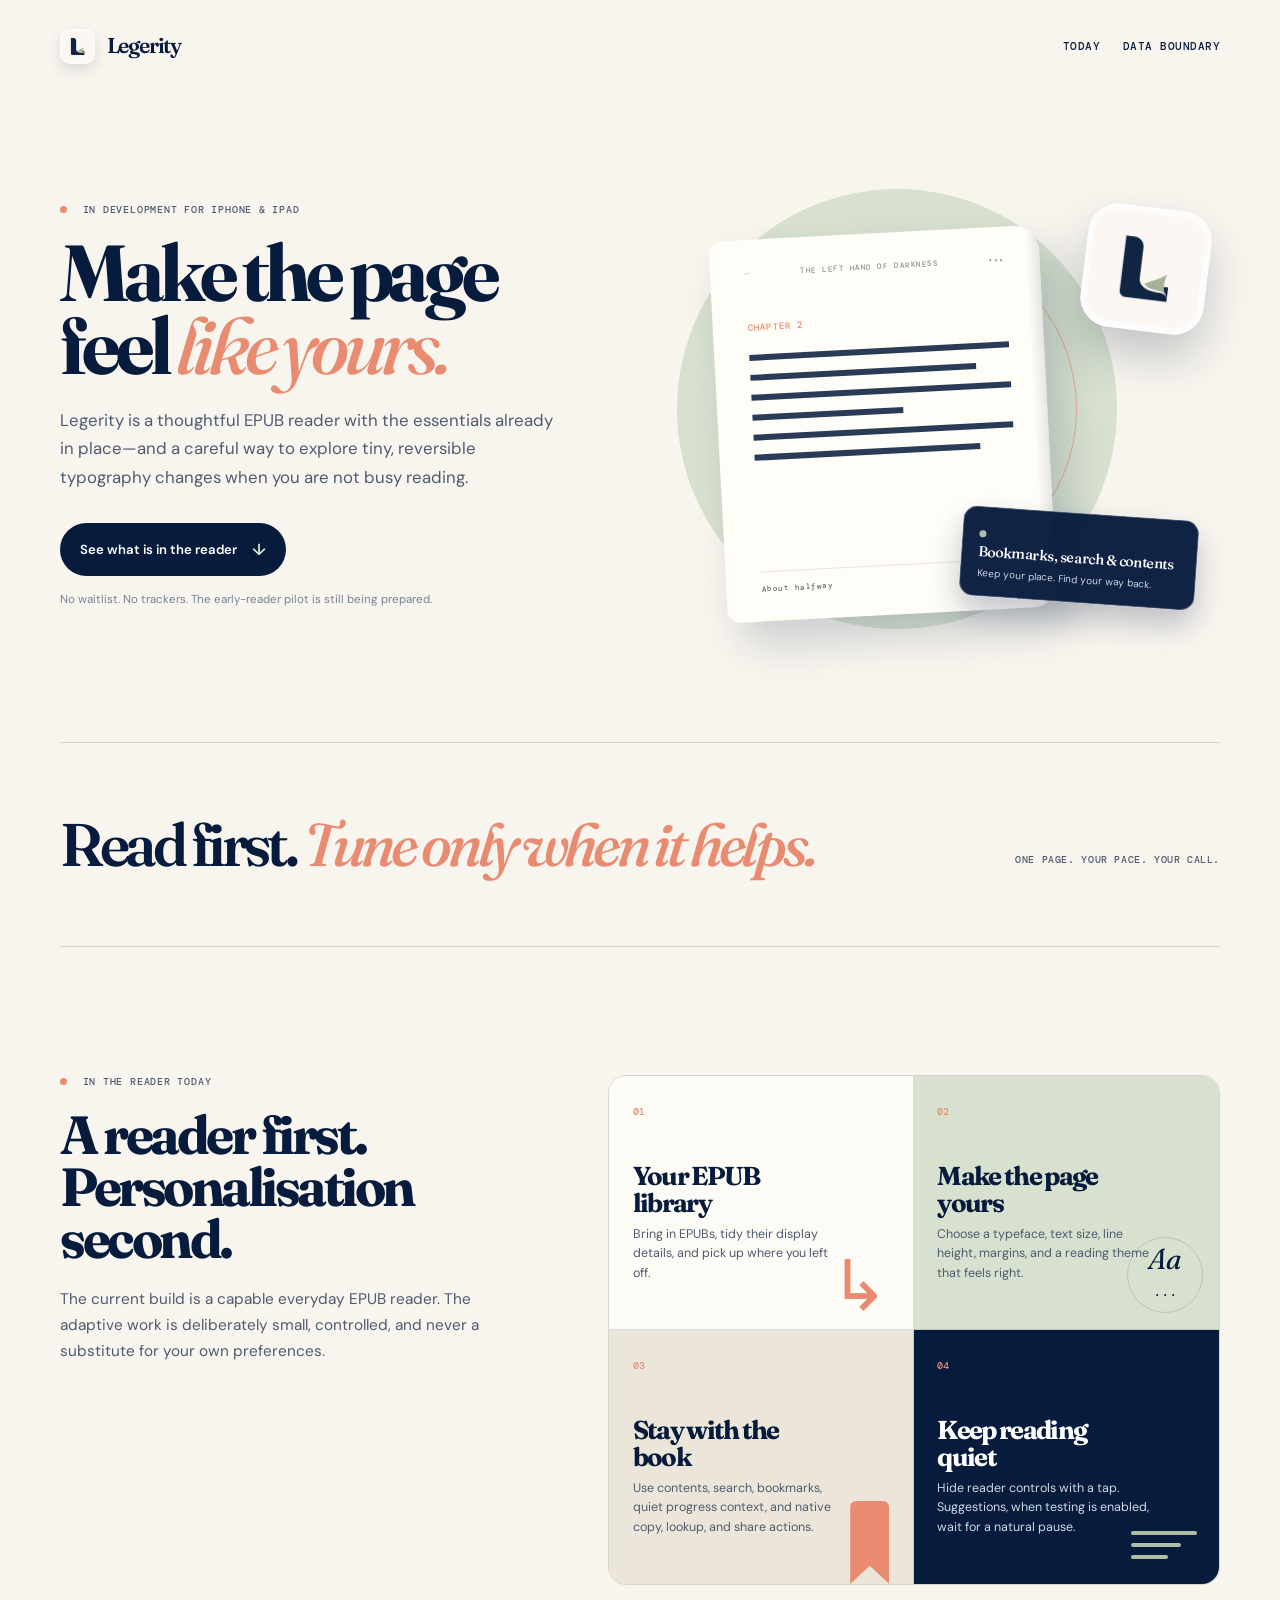
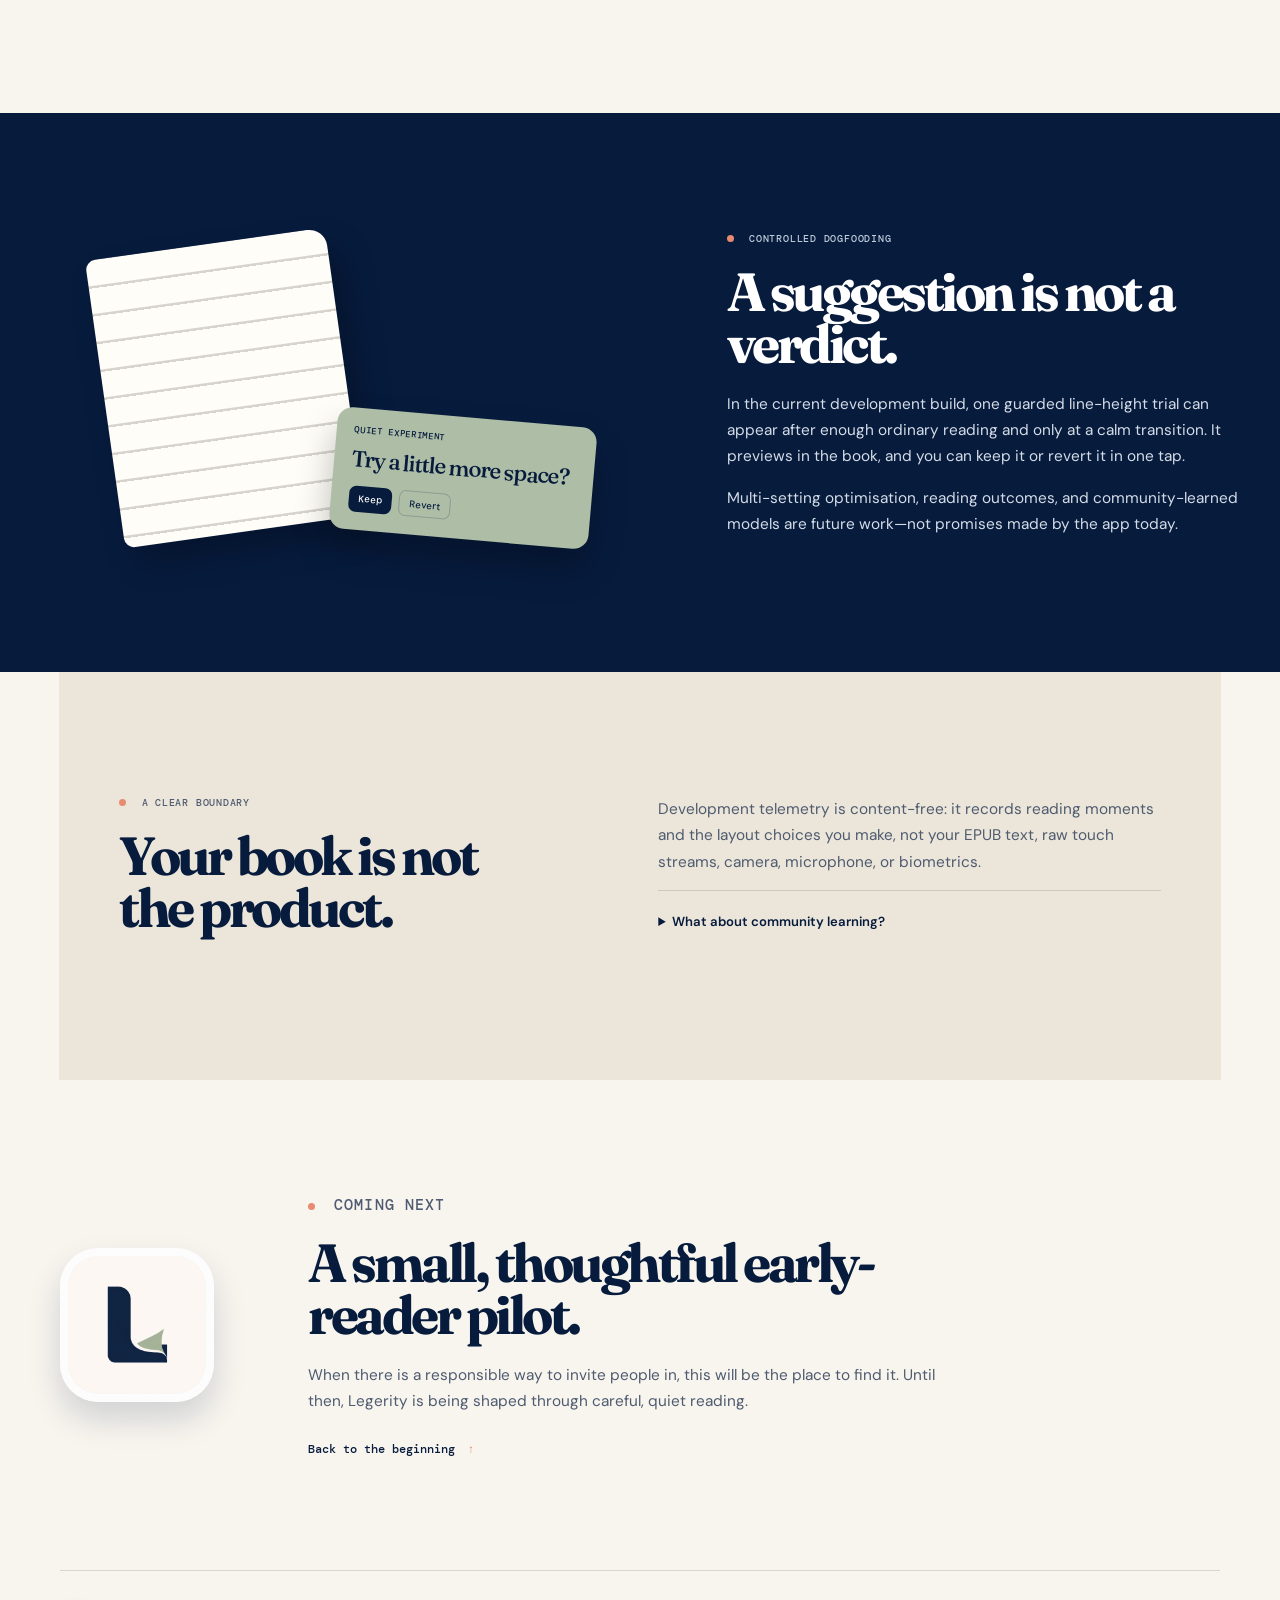
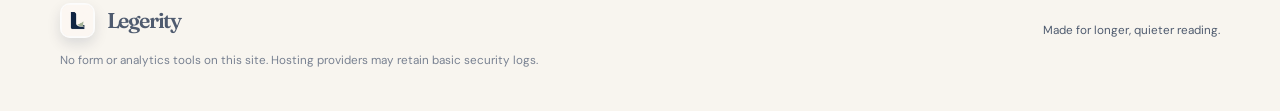
<file: index.html>
<!doctype html>
<html lang="en">
  <head>
    <meta charset="UTF-8" />
    <meta name="viewport" content="width=device-width, initial-scale=1.0" />
    <meta name="theme-color" content="#071b3d" />
    <meta name="description" content="Legerity is a thoughtful EPUB reader for iPhone and iPad, with typography controls, saved places, search, and careful reading experiments." />
    <meta property="og:title" content="Legerity — Make the page feel like yours" />
    <meta property="og:description" content="A thoughtful EPUB reader for iPhone and iPad. Read your way first; test small, reversible changes only when they belong." />
    <meta property="og:image" content="https://legerity.app/assets/og-v2.png" />
    <meta property="og:url" content="https://legerity.app/" />
    <meta property="og:type" content="website" />
    <meta name="twitter:card" content="summary_large_image" />
    <meta name="twitter:title" content="Legerity — Make the page feel like yours" />
    <meta name="twitter:description" content="A thoughtful EPUB reader for iPhone and iPad. Read your way first; test small, reversible changes only when they belong." />
    <meta name="twitter:image" content="https://legerity.app/assets/og-v2.png" />
    <title>Legerity — Make the page feel like yours</title>
    <link rel="stylesheet" href="styles.css" />
  </head>
  <body>
    <header class="site-header">
      <a class="brand" href="#top" aria-label="Legerity home"><img src="assets/legerity-icon.png" alt="" /><span>Legerity</span></a>
      <nav aria-label="Primary navigation"><a href="#today">Today</a><a href="#data">Data boundary</a></nav>
    </header>
    <main id="top">
      <section class="hero" aria-labelledby="hero-title">
        <div class="hero-copy">
          <p class="eyebrow"><span></span> In development for iPhone &amp; iPad</p>
          <h1 id="hero-title">Make the page feel <em>like yours.</em></h1>
          <p class="hero-intro">Legerity is a thoughtful EPUB reader with the essentials already in place—and a careful way to explore tiny, reversible typography changes when you are not busy reading.</p>
          <a class="button" href="#today">See what is in the reader <span aria-hidden="true">↓</span></a>
          <p class="microcopy">No waitlist. No trackers. The early-reader pilot is still being prepared.</p>
        </div>
        <div class="hero-stage" aria-label="Legerity reader preview">
          <div class="halo halo-one"></div><div class="halo halo-two"></div>
          <div class="app-icon"><img src="assets/legerity-icon.png" alt="Legerity app icon" /></div>
          <div class="reader-preview"><div class="preview-top"><span>←</span><span>THE LEFT HAND OF DARKNESS</span><span>•••</span></div><p class="preview-chapter">CHAPTER 2</p><div class="preview-line wide"></div><div class="preview-line"></div><div class="preview-line wide"></div><div class="preview-line short"></div><div class="preview-line wide"></div><div class="preview-line"></div><div class="preview-footer"><span>About halfway</span><span>2 · 14</span></div></div>
          <div class="tool-card"><span class="tool-dot"></span><strong>Bookmarks, search &amp; contents</strong><small>Keep your place. Find your way back.</small></div>
        </div>
      </section>
      <section class="manifesto" aria-label="Legerity approach"><p>Read first. <em>Tune only when it helps.</em></p><span>One page. Your pace. Your call.</span></section>
      <section class="section current" id="today" aria-labelledby="today-title">
        <div class="section-heading"><p class="eyebrow"><span></span> In the reader today</p><h2 id="today-title">A reader first. Personalisation second.</h2><p>The current build is a capable everyday EPUB reader. The adaptive work is deliberately small, controlled, and never a substitute for your own preferences.</p></div>
        <div class="feature-grid">
          <article class="feature feature-library"><span class="feature-number">01</span><h3>Your EPUB library</h3><p>Bring in EPUBs, tidy their display details, and pick up where you left off.</p><div class="feature-mark">↳</div></article>
          <article class="feature feature-appearance"><span class="feature-number">02</span><h3>Make the page yours</h3><p>Choose a typeface, text size, line height, margins, and a reading theme that feels right.</p><div class="type-sample" aria-hidden="true"><i>Aa</i><b>···</b></div></article>
          <article class="feature feature-places"><span class="feature-number">03</span><h3>Stay with the book</h3><p>Use contents, search, bookmarks, quiet progress context, and native copy, lookup, and share actions.</p><div class="bookmark" aria-hidden="true"></div></article>
          <article class="feature feature-quiet"><span class="feature-number">04</span><h3>Keep reading quiet</h3><p>Hide reader controls with a tap. Suggestions, when testing is enabled, wait for a natural pause.</p><div class="quiet-lines" aria-hidden="true"><i></i><i></i><i></i></div></article>
        </div>
      </section>
      <section class="experiment" aria-labelledby="experiment-title">
        <div class="experiment-art" aria-hidden="true"><div class="experiment-page"></div><div class="experiment-note"><span>Quiet experiment</span><strong>Try a little more space?</strong><div><b>Keep</b><i>Revert</i></div></div></div>
        <div class="experiment-copy"><p class="eyebrow"><span></span> Controlled dogfooding</p><h2 id="experiment-title">A suggestion is not a verdict.</h2><p>In the current development build, one guarded line-height trial can appear after enough ordinary reading and only at a calm transition. It previews in the book, and you can keep it or revert it in one tap.</p><p>Multi-setting optimisation, reading outcomes, and community-learned models are future work—not promises made by the app today.</p></div>
      </section>
      <section class="data-section" id="data" aria-labelledby="data-title">
        <div><p class="eyebrow"><span></span> A clear boundary</p><h2 id="data-title">Your book is not the product.</h2></div>
        <div class="data-copy"><p>Development telemetry is content-free: it records reading moments and the layout choices you make, not your EPUB text, raw touch streams, camera, microphone, or biometrics.</p><details><summary>What about community learning?</summary><p>That remains a separate future opt-in. Its identity, consent, security, and retention design need to exist before any community-facing programme does.</p></details></div>
      </section>
      <section class="pilot" aria-labelledby="pilot-title"><img src="assets/legerity-icon.png" alt="" /><div><p class="eyebrow"><span></span> Coming next</p><h2 id="pilot-title">A small, thoughtful early-reader pilot.</h2><p>When there is a responsible way to invite people in, this will be the place to find it. Until then, Legerity is being shaped through careful, quiet reading.</p><a class="text-link" href="#top">Back to the beginning <span aria-hidden="true">↑</span></a></div></section>
    </main>
    <footer><a class="brand" href="#top"><img src="assets/legerity-icon.png" alt="" /><span>Legerity</span></a><p>Made for longer, quieter reading.</p><p class="privacy-note">No form or analytics tools on this site. Hosting providers may retain basic security logs.</p></footer>
  </body>
</html>
</file>
<file: styles.css>
@import url('https://fonts.googleapis.com/css2?family=DM+Mono:wght@400;500&family=DM+Sans:opsz,wght@9..40,400;9..40,500;9..40,600;9..40,700&family=Fraunces:opsz,wght@9..144,500;9..144,600;9..144,700&display=swap');

:root { --navy:#071b3d; --navy-soft:#18345c; --paper:#f8f5ef; --paper-deep:#ece6da; --sage:#aebda6; --sage-light:#d8e1d0; --peach:#e88b70; --ink-soft:#4f5b6f; --line:rgba(7,27,61,.14); }
* { box-sizing:border-box; } html { scroll-behavior:smooth; } body { margin:0; background:var(--paper); color:var(--navy); font-family:"DM Sans",system-ui,sans-serif; } a { color:inherit; }
.site-header,main,footer { width:min(1160px,calc(100% - 48px)); margin:0 auto; }.site-header { min-height:92px; display:flex; align-items:center; justify-content:space-between; }.brand { display:inline-flex; align-items:center; gap:.72rem; text-decoration:none; font:600 1.34rem/1 Fraunces,Georgia,serif; letter-spacing:-.055em; }.brand img { width:35px; height:35px; border-radius:10px; box-shadow:0 6px 14px rgba(7,27,61,.12); } nav { display:flex; gap:1.4rem; font:500 .68rem/1 "DM Mono",monospace; text-transform:uppercase; letter-spacing:.045em; } nav a,.text-link { text-decoration:none; } nav a:hover,.text-link:hover { color:var(--peach); }
.hero { min-height:650px; padding:4.4rem 0 5.9rem; display:grid; grid-template-columns:.94fr 1.06fr; gap:3.6rem; align-items:center; }.eyebrow { margin:0 0 1.2rem; color:var(--ink-soft); font:500 .65rem/1.4 "DM Mono",monospace; text-transform:uppercase; letter-spacing:.075em; }.eyebrow span { display:inline-block; width:7px; height:7px; margin-right:.55rem; border-radius:50%; background:var(--peach); } h1,h2,h3,p { margin-top:0; } h1,h2,h3 { font-family:Fraunces,Georgia,serif; letter-spacing:-.065em; } h1 { max-width:650px; margin-bottom:1.55rem; font-size:clamp(3.8rem,6.2vw,6.7rem); line-height:.91; } h1 em { color:var(--peach); font-weight:500; }.hero-intro { max-width:510px; margin-bottom:2rem; color:var(--ink-soft); font-size:1.05rem; line-height:1.7; }.button { display:inline-flex; align-items:center; gap:.9rem; padding:1rem 1.26rem; border-radius:99px; background:var(--navy); color:#fff; font-size:.82rem; font-weight:600; text-decoration:none; transition:transform .2s ease,background .2s ease; }.button:hover { transform:translateY(-2px); background:var(--navy-soft); }.button span { color:var(--sage-light); font-size:1rem; }.microcopy { margin:1rem 0 0; color:#778194; font-size:.72rem; }
.hero-stage { min-height:440px; position:relative; isolation:isolate; }.halo { position:absolute; border-radius:50%; z-index:-1; }.halo-one { width:440px; aspect-ratio:1; top:1%; left:7%; background:var(--sage-light); }.halo-two { width:342px; aspect-ratio:1; top:12%; left:17%; border:1px solid rgba(232,139,112,.65); }.app-icon { position:absolute; z-index:3; top:5%; right:2%; width:124px; aspect-ratio:1; border-radius:30px; box-shadow:0 23px 45px rgba(7,27,61,.22); transform:rotate(7deg); overflow:hidden; }.app-icon img { display:block; width:100%; height:100%; }.reader-preview { position:absolute; left:14%; top:11%; width:min(330px,76vw); height:382px; padding:30px 35px; border-radius:13px 25px 23px 13px; background:#fffdf8; box-shadow:15px 22px 42px rgba(7,27,61,.18); transform:rotate(-3deg); overflow:hidden; }.reader-preview::after { content:""; position:absolute; inset:0 0 0 auto; width:14px; background:linear-gradient(90deg,transparent,rgba(7,27,61,.1)); }.preview-top,.preview-footer { display:flex; justify-content:space-between; color:#929099; font:500 .48rem/1 "DM Mono",monospace; letter-spacing:.07em; }.preview-chapter { margin:46px 0 22px; color:var(--peach); font:500 .57rem/1 "DM Mono",monospace; letter-spacing:.13em; }.preview-line { width:87%; height:6px; margin:0 0 14px; background:var(--navy); opacity:.86; }.preview-line.wide { width:100%; }.preview-line.short { width:58%; }.preview-footer { position:absolute; right:35px; bottom:28px; left:35px; padding-top:13px; border-top:1px solid #e9e4db; color:#607064; }.tool-card { position:absolute; z-index:4; right:4%; bottom:5%; width:236px; padding:.95rem 1rem 1rem; border:1px solid rgba(255,255,255,.32); border-radius:14px; background:rgba(7,27,61,.96); color:#fff; box-shadow:0 16px 30px rgba(7,27,61,.24); transform:rotate(4deg); }.tool-card strong { display:block; margin-bottom:.35rem; font:500 .9rem/1.2 Fraunces,serif; letter-spacing:-.03em; }.tool-card small { display:block; color:#ccd5e2; font-size:.62rem; }.tool-dot { display:inline-block; width:7px; height:7px; margin:0 .42rem .1rem 0; border-radius:50%; background:var(--sage); }
.manifesto { display:flex; align-items:flex-end; justify-content:space-between; gap:2rem; padding:4.5rem 0; border-top:1px solid var(--line); border-bottom:1px solid var(--line); }.manifesto p { margin:0; font:600 clamp(2.3rem,4.7vw,4.7rem)/.98 Fraunces,Georgia,serif; letter-spacing:-.072em; }.manifesto em { color:var(--peach); font-weight:500; }.manifesto span { padding-bottom:.45rem; color:var(--ink-soft); font:500 .63rem/1.4 "DM Mono",monospace; text-transform:uppercase; letter-spacing:.06em; white-space:nowrap; }
.section { padding:8rem 0; }.current { display:grid; grid-template-columns:.84fr 1.16fr; gap:6.6rem; }.section-heading h2,.experiment h2,.data-section h2,.pilot h2 { margin-bottom:1.3rem; font-size:clamp(2.5rem,4.2vw,4.65rem); line-height:.97; }.section-heading > p:not(.eyebrow),.experiment-copy > p:not(.eyebrow),.data-copy > p,.pilot p { color:var(--ink-soft); font-size:.96rem; line-height:1.7; }.feature-grid { display:grid; grid-template-columns:1fr 1fr; border:1px solid var(--line); border-radius:18px; overflow:hidden; }.feature { position:relative; min-height:254px; padding:1.45rem; border-right:1px solid var(--line); border-bottom:1px solid var(--line); overflow:hidden; }.feature:nth-child(2n) { border-right:0; }.feature:nth-last-child(-n + 2) { border-bottom:0; }.feature-number { color:var(--peach); font:500 .62rem/1 "DM Mono",monospace; }.feature h3 { max-width:190px; margin:2.7rem 0 .55rem; font-size:1.62rem; line-height:1.02; }.feature p { max-width:215px; margin:0; color:var(--ink-soft); font-size:.78rem; line-height:1.55; }.feature-library { background:#fdfbf6; }.feature-appearance { background:var(--sage-light); }.feature-places { background:var(--paper-deep); }.feature-quiet { background:var(--navy); color:#fff; }.feature-quiet p { color:#d0d9e5; }.feature-mark { position:absolute; right:1.5rem; bottom:1rem; color:var(--peach); font:500 4.4rem/.8 Fraunces,serif; }.type-sample { position:absolute; right:1rem; bottom:1rem; display:grid; place-items:center; width:76px; aspect-ratio:1; border:1px solid rgba(7,27,61,.14); border-radius:50%; color:var(--navy); }.type-sample i { font:italic 1.8rem/.8 Fraunces,serif; }.type-sample b { font:.9rem/1 "DM Mono",monospace; }.bookmark { position:absolute; right:1.5rem; bottom:0; width:39px; height:83px; border-radius:6px 6px 0 0; background:var(--peach); clip-path:polygon(0 0,100% 0,100% 100%,50% 78%,0 100%); }.quiet-lines { position:absolute; right:1.4rem; bottom:1.55rem; display:grid; gap:8px; }.quiet-lines i { display:block; width:66px; height:4px; border-radius:99px; background:var(--sage); }.quiet-lines i:nth-child(2) { width:50px; }.quiet-lines i:nth-child(3) { width:37px; }
.experiment { display:grid; grid-template-columns:1fr .92fr; gap:8rem; align-items:center; margin-left:calc((100vw - min(1160px,calc(100% - 48px))) / -2); margin-right:calc((100vw - min(1160px,calc(100% - 48px))) / -2); padding:7.3rem max(24px,calc((100vw - 1160px) / 2)); background:var(--navy); color:#fff; }.experiment .eyebrow { color:#bfcbda; }.experiment-copy > p:not(.eyebrow) { color:#d4dce7; }.experiment-art { min-height:325px; position:relative; }.experiment-page { position:absolute; left:12%; top:4%; width:242px; height:290px; border-radius:10px 18px 18px 10px; background:repeating-linear-gradient(to bottom,#fffdf8 0 25px,#d7d4ce 26px 28px); box-shadow:12px 18px 32px rgba(0,0,0,.24); transform:rotate(-8deg); }.experiment-note { position:absolute; right:1%; bottom:5%; width:260px; padding:1.1rem; border-radius:15px; background:var(--sage); color:var(--navy); box-shadow:0 20px 34px rgba(0,0,0,.25); transform:rotate(5deg); }.experiment-note span { display:block; margin-bottom:.85rem; font:500 .55rem/1 "DM Mono",monospace; text-transform:uppercase; letter-spacing:.08em; }.experiment-note strong { display:block; font:500 1.4rem/1 Fraunces,serif; letter-spacing:-.05em; }.experiment-note div { display:flex; gap:.45rem; margin-top:1rem; }.experiment-note b,.experiment-note i { padding:.45rem .6rem; border-radius:7px; font:500 .6rem/1 "DM Sans",sans-serif; font-style:normal; }.experiment-note b { background:var(--navy); color:#fff; }.experiment-note i { border:1px solid rgba(7,27,61,.2); }
.data-section { display:grid; grid-template-columns:.9fr 1.1fr; gap:8rem; margin:0 -1px; padding:7.8rem max(24px,calc((100vw - 1160px) / 2)); background:var(--paper-deep); }.data-copy details { padding-top:1.35rem; border-top:1px solid var(--line); }.data-copy summary { cursor:pointer; font-size:.82rem; font-weight:600; }.data-copy details p { margin:1rem 0 0; color:var(--ink-soft); font-size:.82rem; line-height:1.6; }.pilot { display:grid; grid-template-columns:168px 1fr; gap:5rem; align-items:center; padding:7rem 0; }.pilot > img { width:154px; border-radius:38px; box-shadow:0 17px 33px rgba(7,27,61,.16); }.pilot > div { max-width:640px; }.text-link { display:inline-block; margin-top:.9rem; color:var(--navy); font:500 .72rem/1 "DM Mono",monospace; }.text-link span { margin-left:.35rem; color:var(--peach); } footer { display:grid; grid-template-columns:1fr auto; gap:.85rem 2rem; padding:2rem 0 2.7rem; border-top:1px solid var(--line); color:var(--ink-soft); font-size:.73rem; } footer p { margin:0; align-self:end; }.privacy-note { grid-column:1 / -1; color:#788191; }
@media (max-width:790px) { .site-header,main,footer { width:min(100% - 36px,1160px); }.site-header { min-height:73px; }.brand img { width:31px; height:31px; } nav { gap:.85rem; font-size:.58rem; }.hero { grid-template-columns:1fr; min-height:0; padding:3.6rem 0 4.7rem; gap:2.6rem; }.hero-stage { width:min(100%,470px); height:380px; min-height:380px; margin:0 auto; }.halo-one { width:360px; }.halo-two { width:280px; }.app-icon { width:96px; border-radius:23px; }.reader-preview { left:9%; width:270px; height:326px; padding:27px 29px; }.preview-chapter { margin-top:37px; }.preview-footer { right:29px; left:29px; }.tool-card { right:0; bottom:0; width:206px; }.manifesto { display:block; padding:3.5rem 0; }.manifesto span { display:block; margin-top:1.2rem; white-space:normal; }.current,.experiment,.data-section { grid-template-columns:1fr; gap:3.2rem; }.section { padding:5.4rem 0; }.feature-grid { grid-template-columns:1fr; }.feature { min-height:215px; border-right:0; border-bottom:1px solid var(--line) !important; }.feature:last-child { border-bottom:0 !important; }.feature h3 { margin-top:2.25rem; }.experiment { margin-right:-18px; margin-left:-18px; padding:5.4rem 18px; }.experiment-art { min-height:290px; }.experiment-page { left:5%; width:210px; height:260px; }.experiment-note { width:216px; right:0; }.data-section { margin-right:-18px; margin-left:-18px; padding:5.4rem 18px; }.pilot { grid-template-columns:1fr; gap:2rem; padding:5.5rem 0; }.pilot > img { width:116px; border-radius:28px; } footer { grid-template-columns:1fr; padding-bottom:2rem; } }
@media (prefers-reduced-motion:reduce) { html { scroll-behavior:auto; }.button { transition:none; } }
</file>
